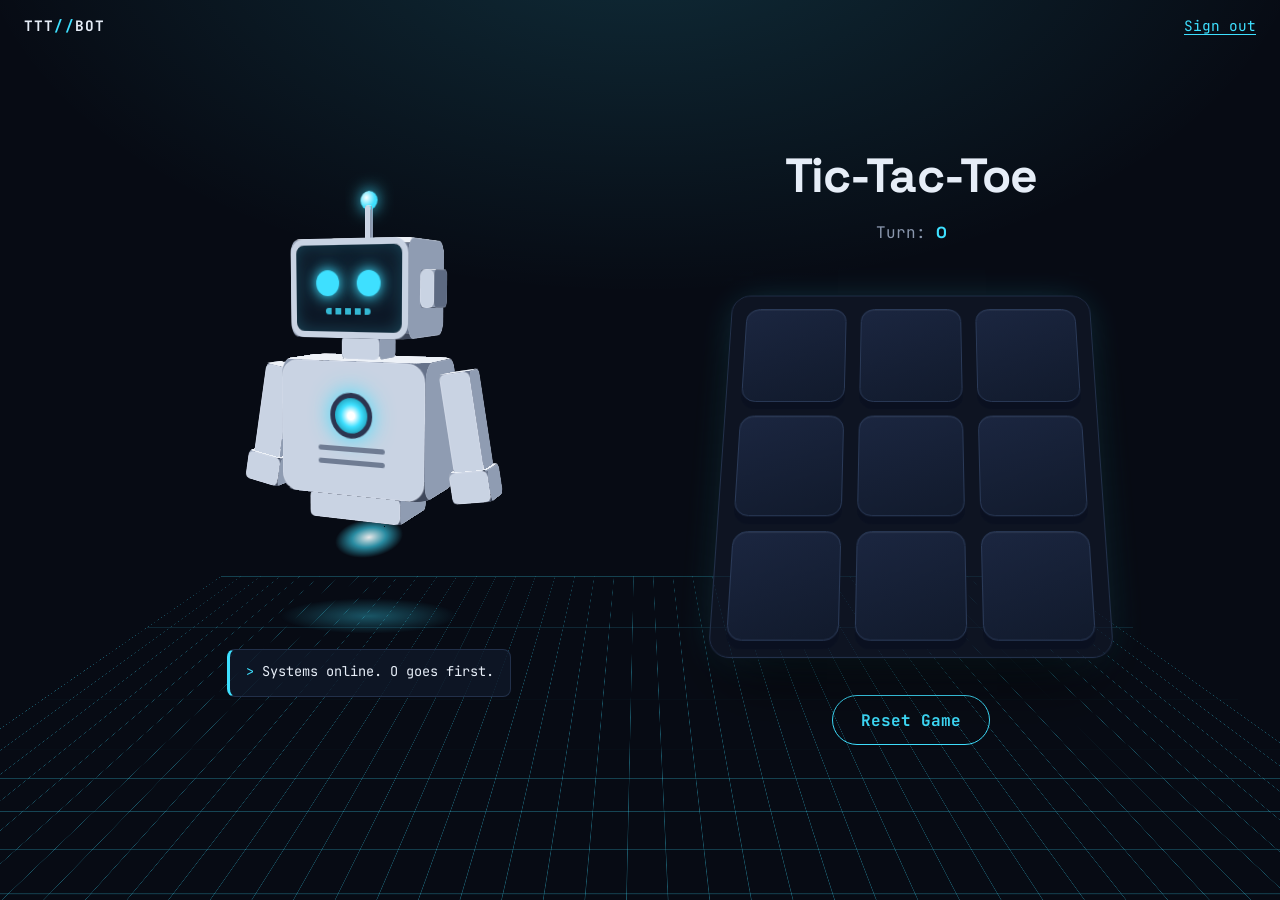
<file: index.html>
<!DOCTYPE html>
<html lang="en">
<head>
    <meta charset="UTF-8">
    <meta name="viewport" content="width=device-width, initial-scale=1.0">
    <title>Tic-Tac-Toe game</title>
    <link rel="preconnect" href="https://fonts.googleapis.com">
    <link rel="preconnect" href="https://fonts.gstatic.com" crossorigin>
    <link href="https://fonts.googleapis.com/css2?family=Space+Grotesk:wght@500;700&family=JetBrains+Mono:wght@500;700&display=swap" rel="stylesheet">
    <link rel="stylesheet" href="game.css">
</head>
<body>
    <!-- Moving holographic floor -->
    <div class="floor" aria-hidden="true"><div class="floor-plane"></div></div>

    <header class="topbar">
        <span class="logo">TTT<span>//</span>BOT</span>
        <span class="player" id="player"></span>
        <a class="signout" href="login.html">Sign out</a>
    </header>

    <main class="arena">
        <section class="bot-stage">
            <div class="bot-scene" aria-hidden="true">
                <div class="bot" id="bot" data-mood="idle"></div>
                <div class="bot-shadow"></div>
            </div>
            <p class="bot-says" id="bot-says" aria-live="polite">Systems online. O goes first.</p>
        </section>

        <section class="play">
            <h1>Tic-Tac-Toe</h1>
            <p class="turn" id="turn">Turn: <b class="o">O</b></p>
            <div class="container">
                <div class="game-container">
                    <button class="box" aria-label="Cell 1"></button>
                    <button class="box" aria-label="Cell 2"></button>
                    <button class="box" aria-label="Cell 3"></button>
                    <button class="box" aria-label="Cell 4"></button>
                    <button class="box" aria-label="Cell 5"></button>
                    <button class="box" aria-label="Cell 6"></button>
                    <button class="box" aria-label="Cell 7"></button>
                    <button class="box" aria-label="Cell 8"></button>
                    <button class="box" aria-label="Cell 9"></button>
                </div>
            </div>
            <button id="reset-btn">Reset Game</button>
        </section>
    </main>

    <div class="msg-container hide" role="dialog" aria-modal="true" aria-labelledby="msg">
        <div class="msg-panel">
            <p id="msg">Winner</p>
            <button id="new-btn">New Game</button>
        </div>
    </div>

    <script src="robot.js"></script>
    <script src="game.js"></script>
</body>
</html>
</file>
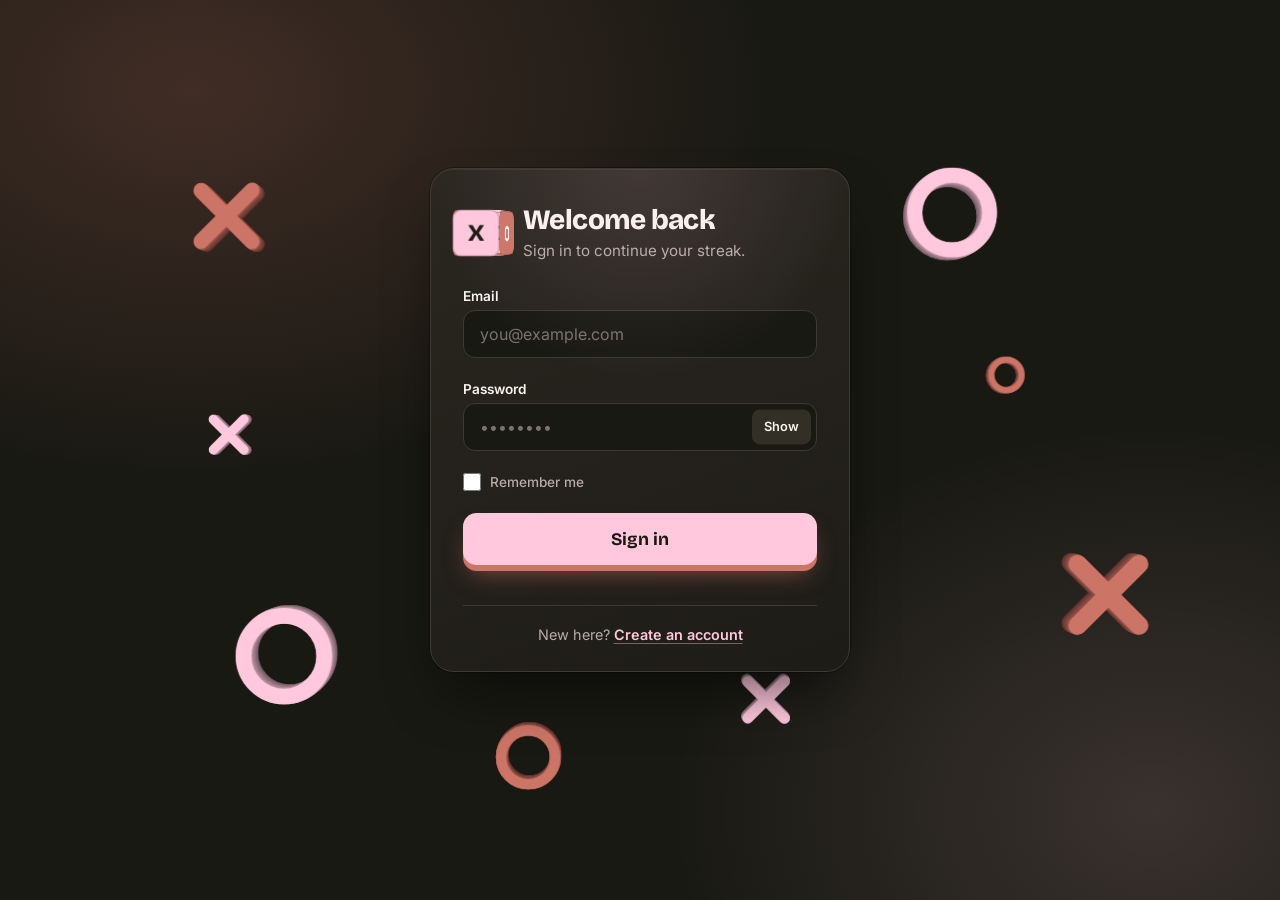
<file: login.html>
<!DOCTYPE html>
<html lang="en">
<head>
    <meta charset="UTF-8">
    <meta name="viewport" content="width=device-width, initial-scale=1.0">
    <title>Sign in · Tic-Tac-Toe</title>
    <link rel="preconnect" href="https://fonts.googleapis.com">
    <link rel="preconnect" href="https://fonts.gstatic.com" crossorigin>
    <link href="https://fonts.googleapis.com/css2?family=Bricolage+Grotesque:opsz,wght@12..96,500;12..96,700;12..96,800&family=Inter:wght@400;500;600&display=swap" rel="stylesheet">
    <link rel="stylesheet" href="login.css">
</head>
<body>
    <!-- Floating 3D X / O pieces, built in login.js -->
    <div class="scene" aria-hidden="true">
        <div class="scene-inner" id="scene"></div>
    </div>

    <main class="stage">
        <div class="card-tilt" id="tilt">
            <div class="card" id="card">

                <!-- Front: sign in -->
                <section class="face face-front" id="face-login" aria-labelledby="login-title">
                    <header class="brand">
                        <div class="cube" aria-hidden="true">
                            <span class="cube-face f1">X</span>
                            <span class="cube-face f2">O</span>
                            <span class="cube-face f3">X</span>
                            <span class="cube-face f4">O</span>
                            <span class="cube-face f5">X</span>
                            <span class="cube-face f6">O</span>
                        </div>
                        <div>
                            <h1 id="login-title">Welcome back</h1>
                            <p class="sub">Sign in to continue your streak.</p>
                        </div>
                    </header>

                    <form id="login-form" novalidate>
                        <div class="field">
                            <label for="login-email">Email</label>
                            <input id="login-email" name="email" type="email" autocomplete="email" placeholder="you@example.com" required>
                            <p class="error" id="login-email-error" aria-live="polite"></p>
                        </div>
                        <div class="field">
                            <label for="login-password">Password</label>
                            <div class="password">
                                <input id="login-password" name="password" type="password" autocomplete="current-password" placeholder="••••••••" required minlength="8">
                                <button type="button" class="toggle-pw" aria-label="Show password" aria-pressed="false">Show</button>
                            </div>
                            <p class="error" id="login-password-error" aria-live="polite"></p>
                        </div>
                        <label class="check">
                            <input type="checkbox" name="remember">
                            <span>Remember me</span>
                        </label>
                        <button type="submit" class="btn-primary">
                            <span class="btn-label">Sign in</span>
                            <span class="spinner" aria-hidden="true"></span>
                        </button>
                        <p class="status" role="status" aria-live="polite"></p>
                    </form>

                    <p class="switch">New here? <button type="button" class="link" data-flip="signup">Create an account</button></p>
                </section>

                <!-- Back: sign up -->
                <section class="face face-back" id="face-signup" aria-labelledby="signup-title" inert>
                    <header class="brand">
                        <div class="cube" aria-hidden="true">
                            <span class="cube-face f1">O</span>
                            <span class="cube-face f2">X</span>
                            <span class="cube-face f3">O</span>
                            <span class="cube-face f4">X</span>
                            <span class="cube-face f5">O</span>
                            <span class="cube-face f6">X</span>
                        </div>
                        <div>
                            <h1 id="signup-title">Join the board</h1>
                            <p class="sub">Pick a name, claim your mark.</p>
                        </div>
                    </header>

                    <form id="signup-form" novalidate>
                        <div class="field">
                            <label for="signup-name">Player name</label>
                            <input id="signup-name" name="name" type="text" autocomplete="nickname" placeholder="TicTacPro" required minlength="2" maxlength="20">
                            <p class="error" id="signup-name-error" aria-live="polite"></p>
                        </div>
                        <div class="field">
                            <label for="signup-email">Email</label>
                            <input id="signup-email" name="email" type="email" autocomplete="email" placeholder="you@example.com" required>
                            <p class="error" id="signup-email-error" aria-live="polite"></p>
                        </div>
                        <div class="field">
                            <label for="signup-password">Password</label>
                            <div class="password">
                                <input id="signup-password" name="password" type="password" autocomplete="new-password" placeholder="At least 8 characters" required minlength="8">
                                <button type="button" class="toggle-pw" aria-label="Show password" aria-pressed="false">Show</button>
                            </div>
                            <p class="error" id="signup-password-error" aria-live="polite"></p>
                        </div>
                        <button type="submit" class="btn-primary">
                            <span class="btn-label">Create account</span>
                            <span class="spinner" aria-hidden="true"></span>
                        </button>
                        <p class="status" role="status" aria-live="polite"></p>
                    </form>

                    <p class="switch">Already playing? <button type="button" class="link" data-flip="login">Sign in</button></p>
                </section>

            </div>
        </div>
    </main>

    <script src="login.js"></script>
</body>
</html>
</file>
<file: game.css>
:root {
    --bg: #070b14;
    --panel: #101828;
    --line: #22304a;
    --cyan: #3ee0ff;
    --amber: #ffb547;
    --text: #e6edf7;
    --muted: #8a97ad;
    --metal-front: #c9d3e3;
    --metal-top: #eef2f8;
    --metal-side: #8f9cb2;
    --metal-back: #66728a;
    --metal-bottom: #3f485b;
    --font-display: "Space Grotesk", system-ui, sans-serif;
    --font-mono: "JetBrains Mono", ui-monospace, monospace;
}

*{
    margin: 0;
    padding: 0;
    box-sizing: border-box;
}

body{
    min-height: 100vh;
    background:
        radial-gradient(70rem 40rem at 50% -10%, rgba(62, 224, 255, 0.16), transparent 60%),
        var(--bg);
    color: var(--text);
    font-family: var(--font-display);
    text-align: center;
    overflow-x: hidden;
}

/* ---------- Holographic floor ---------- */

.floor{
    position: fixed;
    inset: 0;
    perspective: 500px;
    overflow: hidden;
    pointer-events: none;
    -webkit-mask-image: linear-gradient(to bottom, transparent 35%, #000 75%);
    mask-image: linear-gradient(to bottom, transparent 35%, #000 75%);
}

.floor-plane{
    position: absolute;
    left: -50%;
    width: 200%;
    bottom: -30%;
    height: 120%;
    transform: rotateX(72deg);
    transform-origin: 50% 100%;
    background-image:
        linear-gradient(rgba(62, 224, 255, 0.35) 1px, transparent 1px),
        linear-gradient(90deg, rgba(62, 224, 255, 0.35) 1px, transparent 1px);
    background-size: 60px 60px;
    animation: floor-scroll 3s linear infinite;
}

@keyframes floor-scroll{
    to { background-position: 0 60px; }
}

/* ---------- Top bar ---------- */

.topbar{
    position: relative;
    display: flex;
    align-items: center;
    gap: 1rem;
    padding: 1rem 1.5rem;
    font-family: var(--font-mono);
    font-size: 0.9rem;
}

.logo{
    font-weight: 700;
    letter-spacing: 0.08em;
}

.logo span{
    color: var(--cyan);
}

.player{
    margin-left: auto;
    color: var(--muted);
}

.signout{
    color: var(--cyan);
    text-underline-offset: 3px;
    border-radius: 0.25rem;
}

/* ---------- Layout ---------- */

.arena{
    position: relative;
    display: grid;
    grid-template-columns: 1fr;
    align-items: center;
    gap: 1rem;
    max-width: 1100px;
    margin: 0 auto;
    padding: 0 1rem 3rem;
}

@media (min-width: 900px){
    .arena{
        grid-template-columns: 1fr 1fr;
        min-height: calc(100vh - 4rem);
    }
}

/* ---------- Robot ---------- */

.bot-stage{
    display: grid;
    justify-items: center;
    gap: 1rem;
}

.bot-scene{
    position: relative;
    width: 100%;
    height: 440px;
    perspective: 900px;
}

.bot{
    position: absolute;
    left: 50%;
    top: 58%;
    width: 0;
    height: 0;
    transform-style: preserve-3d;
    transform: rotateX(-8deg) rotateY(calc(-24deg + var(--sway, 0deg)));
    transition: transform 0.8s cubic-bezier(0.2, 0.8, 0.2, 1);
    animation: hover 3.2s ease-in-out infinite alternate;
}

@keyframes hover{
    from { translate: 0 -6px; }
    to   { translate: 0 10px; }
}

.bot > div,
.head-look,
.arm-swing,
.hand,
.antenna,
.ear{
    position: absolute;
    left: 0;
    top: 0;
    transform-style: preserve-3d;
}

.cuboid{
    position: absolute;
    left: 0;
    top: 0;
    width: var(--w);
    height: var(--h);
    margin: calc(var(--h) / -2) 0 0 calc(var(--w) / -2);
    transform-style: preserve-3d;
}

.face{
    position: absolute;
    border: 1px solid rgba(255, 255, 255, 0.12);
}

.face-front,
.face-back{
    width: var(--w);
    height: var(--h);
}

.face-right,
.face-left{
    width: var(--d);
    height: var(--h);
    left: calc((var(--w) - var(--d)) / 2);
}

.face-top,
.face-bottom{
    width: var(--w);
    height: var(--d);
    top: calc((var(--h) - var(--d)) / 2);
}

.face-front  { transform: translateZ(calc(var(--d) / 2)); background: var(--metal-front); }
.face-back   { transform: rotateY(180deg) translateZ(calc(var(--d) / 2)); background: var(--metal-back); }
.face-right  { transform: rotateY(90deg) translateZ(calc(var(--w) / 2)); background: var(--metal-side); }
.face-left   { transform: rotateY(-90deg) translateZ(calc(var(--w) / 2)); background: var(--metal-side); }
.face-top    { transform: rotateX(90deg) translateZ(calc(var(--h) / 2)); background: var(--metal-top); }
.face-bottom { transform: rotateX(-90deg) translateZ(calc(var(--h) / 2)); background: var(--metal-bottom); }

.cuboid > .face{
    border-radius: 6px;
}

/* Head */
.bot-head{
    transform: translateY(-158px);
}

.head-look{
    transform: rotateY(var(--look-y, 0deg)) rotateX(var(--look-x, 0deg));
    transition: transform 0.5s cubic-bezier(0.3, 1.4, 0.5, 1);
}

.head-box > .face{
    border-radius: 14px;
}

.head-box > .face-front{
    padding: 12px;
    display: grid;
    grid-template-columns: 1fr 1fr;
    grid-template-rows: 1fr auto;
    place-items: center;
    background: #0d1422;
    border: 6px solid var(--metal-front);
    box-shadow: inset 0 0 18px rgba(62, 224, 255, 0.25);
}

.eye{
    width: 24px;
    height: 24px;
    border-radius: 50%;
    background: var(--cyan);
    box-shadow: 0 0 12px var(--cyan), 0 0 26px rgba(62, 224, 255, 0.6);
    animation: blink 5s infinite;
    transition: height 0.25s, border-radius 0.25s, background 0.3s, box-shadow 0.3s;
}

@keyframes blink{
    0%, 94%, 100% { transform: scaleY(1); }
    97% { transform: scaleY(0.1); }
}

.mouth{
    grid-column: 1 / -1;
    width: 46px;
    height: 6px;
    margin-bottom: 4px;
    border-radius: 3px;
    background: repeating-linear-gradient(90deg, var(--cyan) 0 6px, transparent 6px 10px);
    opacity: 0.8;
    transition: background 0.3s;
}

.antenna{
    transform: translateY(-62px);
}

.antenna-ball{
    width: 18px;
    height: 18px;
    margin: -9px 0 0 -9px;
    border-radius: 50%;
    background: radial-gradient(circle at 35% 35%, #fff, var(--cyan) 55%);
    box-shadow: 0 0 16px var(--cyan);
    transform: translateY(-22px);
    animation: pulse 1.6s ease-in-out infinite;
}

.ear.left  { transform: translateX(-67px); }
.ear.right { transform: translateX(67px); }

.ear-box > .face-left,
.ear-box > .face-right{
    background: #5d6a82;
}

/* Body */
.bot-neck  { transform: translateY(-101px); }
.bot-torso { transform: translateY(-25px); }
.bot-base  { transform: translateY(53px); }

.torso-box > .face{
    border-radius: 18px;
}

.torso-box > .face-front{
    display: grid;
    place-items: center;
    align-content: center;
    gap: 8px;
}

.core{
    width: 44px;
    height: 44px;
    border-radius: 50%;
    border: 5px solid #2b3550;
    background: radial-gradient(circle, #fff 0 15%, var(--cyan) 45%, #0b6f86 100%);
    box-shadow: 0 0 22px var(--cyan);
    animation: pulse 2.4s ease-in-out infinite;
}

.vent{
    width: 70px;
    height: 5px;
    border-radius: 3px;
    background: #6f7c93;
}

@keyframes pulse{
    50% { filter: brightness(1.5); }
}

.thruster{
    width: 70px;
    height: 70px;
    margin: -35px 0 0 -35px;
    border-radius: 50%;
    background: radial-gradient(circle, rgba(255, 255, 255, 0.9), rgba(62, 224, 255, 0.6) 35%, transparent 70%);
    transform: translateY(92px) rotateX(70deg);
    animation: flicker 0.18s steps(2) infinite;
}

@keyframes flicker{
    50% { opacity: 0.7; }
}

/* Arms */
.bot-arm.left  { transform: translate3d(-93px, -80px, 0); }
.bot-arm.right { transform: translate3d(93px, -80px, 0); }

.arm-swing{
    transition: transform 0.6s cubic-bezier(0.3, 1.4, 0.5, 1);
    animation: arm-idle 2.6s ease-in-out infinite alternate;
}

.bot-arm.left .arm-swing  { transform: rotateZ(var(--arm, 10deg)); }
.bot-arm.right .arm-swing { transform: rotateZ(calc(var(--arm, 10deg) * -1)); animation-delay: -1.3s; }

@keyframes arm-idle{
    from { rotate: x -12deg; }
    to   { rotate: x 12deg; }
}

.arm-box{
    transform: translateY(48px);
}

.hand{
    transform: translateY(108px);
}

.bot-shadow{
    position: absolute;
    left: 50%;
    top: 58%;
    width: 180px;
    height: 36px;
    margin-left: -90px;
    transform: translateY(150px);
    border-radius: 50%;
    background: radial-gradient(rgba(62, 224, 255, 0.35), transparent 70%);
    animation: shadow 3.2s ease-in-out infinite alternate;
}

@keyframes shadow{
    from { scale: 0.85; opacity: 0.7; }
    to   { scale: 1; opacity: 1; }
}

/* Moods */
.bot[data-mood="think"] .eye{
    height: 10px;
    border-radius: 5px;
}

.bot[data-mood="think"] .head-look{
    transform: rotateY(var(--look-y, 0deg)) rotateX(var(--look-x, 0deg)) rotateZ(-6deg);
}

.bot[data-mood="win"]{
    --arm: 150deg;
    animation: celebrate 1.2s cubic-bezier(0.3, 0, 0.3, 1) infinite;
}

.bot[data-mood="win"] .eye,
.bot[data-mood="win"] .antenna-ball{
    background: var(--amber);
    box-shadow: 0 0 14px var(--amber), 0 0 30px rgba(255, 181, 71, 0.6);
}

.bot[data-mood="win"] .eye{
    height: 12px;
    border-radius: 12px 12px 0 0;
}

.bot[data-mood="win"] .mouth{
    background: repeating-linear-gradient(90deg, var(--amber) 0 6px, transparent 6px 10px);
}

.bot[data-mood="win"] .arm-swing{
    animation: arm-wave 0.4s ease-in-out infinite alternate;
}

@keyframes celebrate{
    0%   { translate: 0 0; rotate: y 0deg; }
    40%  { translate: 0 -50px; }
    100% { translate: 0 0; rotate: y 360deg; }
}

@keyframes arm-wave{
    from { rotate: z -15deg; }
    to   { rotate: z 15deg; }
}

.bot[data-mood="draw"]{
    --arm: 55deg;
}

.bot[data-mood="draw"] .head-look{
    animation: shake 0.5s ease-in-out 2;
}

.bot[data-mood="draw"] .eye{
    background: var(--muted);
    box-shadow: none;
}

@keyframes shake{
    25% { rotate: y -18deg; }
    75% { rotate: y 18deg; }
}

.bot-says{
    min-height: 3rem;
    max-width: 26rem;
    padding: 0.75rem 1rem;
    border: 1px solid var(--line);
    border-left: 3px solid var(--cyan);
    border-radius: 0.5rem;
    background: rgba(16, 24, 40, 0.8);
    font-family: var(--font-mono);
    font-size: 0.85rem;
    color: var(--text);
    text-align: left;
}

.bot-says::before{
    content: "> ";
    color: var(--cyan);
}

/* ---------- Board ---------- */

.play{
    display: grid;
    justify-items: center;
    gap: 1rem;
}

h1{
    font-size: clamp(2rem, 5vw, 3rem);
    font-weight: 700;
    letter-spacing: -0.02em;
}

.turn{
    font-family: var(--font-mono);
    color: var(--muted);
}

.turn b,
.box{
    font-family: var(--font-display);
}

.o { color: var(--cyan); }
.x { color: var(--amber); }

.container{
    perspective: 900px;
    padding: 1rem 0 1.5rem;
}

.game-container{
    --size: min(80vw, 380px);
    width: var(--size);
    height: var(--size);
    display: grid;
    grid-template-columns: repeat(3, 1fr);
    grid-template-rows: repeat(3, 1fr);
    gap: calc(var(--size) * 0.04);
    padding: calc(var(--size) * 0.04);
    border-radius: 1.25rem;
    border: 1px solid var(--line);
    background: rgba(16, 24, 40, 0.7);
    box-shadow: 0 30px 60px -20px rgba(0, 0, 0, 0.8), 0 0 40px -10px rgba(62, 224, 255, 0.25);
    transform: rotateX(18deg);
}

.box{
    border-radius: 0.9rem;
    border: 1px solid #2a3a58;
    background: linear-gradient(160deg, #1b2640, #111a2c);
    box-shadow: 0 8px 0 #0a1020, inset 0 1px 0 rgba(255, 255, 255, 0.06);
    font-size: calc(var(--size) * 0.16);
    font-weight: 700;
    color: var(--text);
    cursor: pointer;
    transition: transform 0.15s ease, border-color 0.2s, box-shadow 0.2s;
}

.box:not(:disabled):hover{
    transform: translateY(-4px);
    border-color: var(--cyan);
    box-shadow: 0 12px 0 #0a1020, 0 0 20px -4px rgba(62, 224, 255, 0.6);
}

.box:not(:disabled):active{
    transform: translateY(4px);
    box-shadow: 0 4px 0 #0a1020;
}

.box:disabled{
    cursor: default;
}

.box.o,
.box.x{
    animation: drop 0.35s cubic-bezier(0.3, 1.5, 0.5, 1);
}

.box.o { text-shadow: 0 0 16px rgba(62, 224, 255, 0.8); }
.box.x { text-shadow: 0 0 16px rgba(255, 181, 71, 0.8); }

@keyframes drop{
    from { transform: translateY(-14px) scale(0.6); }
}

.box.win{
    border-color: currentColor;
    animation: win-glow 0.8s ease-in-out infinite alternate;
}

@keyframes win-glow{
    to { box-shadow: 0 8px 0 #0a1020, 0 0 30px currentColor; }
}

#reset-btn,
#new-btn{
    padding: 0.85rem 1.75rem;
    font-family: var(--font-mono);
    font-size: 1rem;
    font-weight: 700;
    border-radius: 999px;
    cursor: pointer;
    transition: background 0.2s, color 0.2s, transform 0.12s;
}

#reset-btn{
    background: transparent;
    color: var(--cyan);
    border: 1px solid var(--cyan);
}

#reset-btn:hover{
    background: rgba(62, 224, 255, 0.12);
}

#new-btn{
    background: var(--cyan);
    color: #04121a;
    border: none;
}

#new-btn:hover{
    background: #7aeaff;
}

#reset-btn:active,
#new-btn:active{
    transform: scale(0.97);
}

.box:focus-visible,
#reset-btn:focus-visible,
#new-btn:focus-visible,
.signout:focus-visible{
    outline: 3px solid var(--cyan);
    outline-offset: 3px;
}

/* ---------- Result overlay ---------- */

.msg-container{
    position: fixed;
    inset: 0;
    z-index: 10;
    display: grid;
    place-items: center;
    padding: 1rem;
    background: rgba(4, 7, 14, 0.72);
    backdrop-filter: blur(6px);
    -webkit-backdrop-filter: blur(6px);
}

.msg-panel{
    display: grid;
    justify-items: center;
    gap: 2rem;
    padding: 2.5rem 2rem;
    max-width: 32rem;
    border: 1px solid var(--line);
    border-top: 3px solid var(--cyan);
    border-radius: 1.25rem;
    background: var(--panel);
    box-shadow: 0 30px 80px rgba(0, 0, 0, 0.6);
    animation: panel-in 0.5s cubic-bezier(0.2, 1.2, 0.4, 1);
}

@keyframes panel-in{
    from { opacity: 0; transform: perspective(800px) rotateX(-30deg) translateY(30px); }
}

#msg{
    color: var(--text);
    font-size: clamp(1.75rem, 6vw, 2.75rem);
    font-weight: 700;
    line-height: 1.15;
}

.hide{
    display: none;
}

@media (max-width: 899px){
    .bot-scene{
        height: 330px;
    }

    .bot{
        scale: 0.72;
    }
}

@media (prefers-reduced-motion: reduce){
    *,
    *::before,
    *::after{
        animation: none !important;
        transition: none !important;
    }
}
</file>
<file: login.css>
:root {
    --ink: #191913;
    --ink-2: #23211b;
    --ink-3: #322f27;
    --line: #3e3a31;
    --pink: #ffc8dd;
    --coral: #cc7466;
    --cream: #fbf3ee;
    --muted: #b8aca8;
    --danger: #ff9aa8;
    --radius: 1rem;
    --font-display: "Bricolage Grotesque", system-ui, sans-serif;
    --font-body: "Inter", system-ui, -apple-system, "Segoe UI", sans-serif;
}

* {
    margin: 0;
    padding: 0;
    box-sizing: border-box;
}

html, body {
    height: 100%;
}

body {
    min-height: 100vh;
    background:
        radial-gradient(60rem 40rem at 15% 10%, rgba(204, 116, 102, 0.22), transparent 60%),
        radial-gradient(50rem 40rem at 90% 90%, rgba(255, 200, 221, 0.14), transparent 60%),
        var(--ink);
    color: var(--cream);
    font-family: var(--font-body);
    overflow-x: hidden;
}

/* ---------- Background scene of 3D pieces ---------- */

.scene {
    position: fixed;
    inset: 0;
    perspective: 1000px;
    overflow: hidden;
    pointer-events: none;
}

.scene-inner {
    position: absolute;
    inset: 0;
    transform-style: preserve-3d;
    transform: rotateX(var(--py, 0deg)) rotateY(var(--px, 0deg));
    transition: transform 0.6s cubic-bezier(0.2, 0.8, 0.2, 1);
}

.piece {
    position: absolute;
    left: var(--x);
    top: var(--y);
    width: var(--s);
    height: var(--s);
    transform-style: preserve-3d;
    transform: translateZ(var(--z));
    animation: float var(--float-dur, 9s) ease-in-out var(--delay, 0s) infinite alternate;
}

.piece-spin {
    position: absolute;
    inset: 0;
    transform-style: preserve-3d;
    animation: spin var(--spin-dur, 18s) linear var(--delay, 0s) infinite;
    animation-direction: var(--spin-dir, normal);
}

.layer {
    position: absolute;
    inset: 0;
    transform: translateZ(var(--lz));
}

/* O: stacked rings give it thickness */
.piece-o .layer {
    border-radius: 50%;
    border: calc(var(--s) * 0.17) solid var(--shade);
}

/* X: two crossed bars per layer */
.piece-x .layer::before,
.piece-x .layer::after {
    content: "";
    position: absolute;
    left: 50%;
    top: 50%;
    width: calc(var(--s) * 1.15);
    height: calc(var(--s) * 0.2);
    border-radius: calc(var(--s) * 0.1);
    background: var(--shade);
    transform: translate(-50%, -50%) rotate(45deg);
}

.piece-x .layer::after {
    transform: translate(-50%, -50%) rotate(-45deg);
}

@keyframes float {
    from { transform: translateZ(var(--z)) translateY(-18px); }
    to   { transform: translateZ(var(--z)) translateY(18px); }
}

@keyframes spin {
    from { transform: rotateX(var(--tilt, 20deg)) rotateY(0deg) rotateZ(0deg); }
    to   { transform: rotateX(var(--tilt, 20deg)) rotateY(360deg) rotateZ(40deg); }
}

/* ---------- Card ---------- */

.stage {
    position: relative;
    min-height: 100vh;
    display: grid;
    place-items: center;
    padding: 2rem 1rem;
    perspective: 1400px;
}

.card-tilt {
    width: min(420px, 100%);
    transform-style: preserve-3d;
    transform: rotateX(var(--rx, 0deg)) rotateY(var(--ry, 0deg));
    transition: transform 0.25s ease-out;
    animation: enter 1.1s cubic-bezier(0.2, 0.9, 0.25, 1.15) backwards;
}

.card {
    display: grid;
    transform-style: preserve-3d;
    transition: transform 0.9s cubic-bezier(0.65, 0, 0.25, 1);
}

.card.flipped {
    transform: rotateY(180deg);
}

.face {
    grid-area: 1 / 1;
    align-self: start;
    position: relative;
    padding: 2.25rem 2rem 1.75rem;
    border-radius: 1.5rem;
    background: linear-gradient(160deg, #2a2720 0%, #1e1c17 100%);
    border: 1px solid var(--line);
    box-shadow:
        0 1px 0 rgba(255, 255, 255, 0.06) inset,
        0 30px 60px -20px rgba(0, 0, 0, 0.7),
        0 0 0 1px rgba(0, 0, 0, 0.3);
    backface-visibility: hidden;
    -webkit-backface-visibility: hidden;
    overflow: hidden;
}

/* Glare that follows the pointer */
.face::after {
    content: "";
    position: absolute;
    inset: 0;
    border-radius: inherit;
    background: radial-gradient(
        30rem circle at var(--gx, 50%) var(--gy, 0%),
        rgba(255, 200, 221, 0.12),
        transparent 45%
    );
    pointer-events: none;
}

.face-back {
    transform: rotateY(180deg);
}

@keyframes enter {
    from {
        opacity: 0;
        transform: translateY(60px) rotateX(55deg) scale(0.9);
    }
    to {
        opacity: 1;
        transform: rotateX(0deg) rotateY(0deg);
    }
}

.card-tilt.leaving {
    animation: leave 0.8s cubic-bezier(0.55, 0, 0.75, 0) forwards;
}

@keyframes leave {
    to {
        opacity: 0;
        transform: translateZ(-500px) rotateX(-25deg) rotateY(25deg);
    }
}

/* ---------- Brand ---------- */

.brand {
    display: flex;
    align-items: center;
    gap: 1rem;
    margin-bottom: 1.75rem;
    perspective: 400px;
}

.cube {
    --c: 44px;
    position: relative;
    flex: none;
    width: var(--c);
    height: var(--c);
    transform-style: preserve-3d;
    animation: cube 8s cubic-bezier(0.6, 0, 0.4, 1) infinite;
}

.cube-face {
    position: absolute;
    inset: 0;
    display: grid;
    place-items: center;
    font-family: var(--font-display);
    font-weight: 800;
    font-size: 1.4rem;
    border-radius: 0.5rem;
    border: 1px solid rgba(25, 25, 19, 0.25);
}

.cube-face:nth-child(odd)  { background: var(--pink);  color: var(--ink); }
.cube-face:nth-child(even) { background: var(--coral); color: var(--cream); }

.f1 { transform: translateZ(calc(var(--c) / 2)); }
.f2 { transform: rotateY(90deg) translateZ(calc(var(--c) / 2)); }
.f3 { transform: rotateY(180deg) translateZ(calc(var(--c) / 2)); }
.f4 { transform: rotateY(-90deg) translateZ(calc(var(--c) / 2)); }
.f5 { transform: rotateX(90deg) translateZ(calc(var(--c) / 2)); }
.f6 { transform: rotateX(-90deg) translateZ(calc(var(--c) / 2)); }

@keyframes cube {
    0%   { transform: rotateX(-20deg) rotateY(-30deg); }
    25%  { transform: rotateX(-20deg) rotateY(-120deg); }
    50%  { transform: rotateX(70deg)  rotateY(-210deg); }
    75%  { transform: rotateX(-20deg) rotateY(-300deg); }
    100% { transform: rotateX(-20deg) rotateY(-390deg); }
}

h1 {
    font-family: var(--font-display);
    font-weight: 800;
    font-size: 1.75rem;
    line-height: 1.1;
    letter-spacing: -0.02em;
}

.sub {
    margin-top: 0.3rem;
    color: var(--muted);
    font-size: 0.95rem;
}

/* ---------- Form ---------- */

form {
    display: grid;
    gap: 1rem;
}

.field {
    display: grid;
    gap: 0.4rem;
}

label {
    font-size: 0.85rem;
    font-weight: 600;
    color: var(--cream);
}

input[type="email"],
input[type="text"],
input[type="password"] {
    width: 100%;
    height: 3rem;
    padding: 0 1rem;
    border-radius: 0.75rem;
    border: 1px solid var(--line);
    background: var(--ink);
    color: var(--cream);
    font: inherit;
    font-size: 1rem;
    transition: border-color 0.2s, box-shadow 0.2s, transform 0.2s;
}

input::placeholder {
    color: #7c736c;
}

input:hover {
    border-color: #575146;
}

input:focus-visible {
    outline: none;
    border-color: var(--pink);
    box-shadow: 0 0 0 4px rgba(255, 200, 221, 0.18);
}

input[aria-invalid="true"] {
    border-color: var(--danger);
}

.password {
    position: relative;
}

.password input {
    padding-right: 4.5rem;
}

.toggle-pw {
    position: absolute;
    right: 0.4rem;
    top: 50%;
    transform: translateY(-50%);
    height: 2.2rem;
    padding: 0 0.75rem;
    border: none;
    border-radius: 0.5rem;
    background: var(--ink-3);
    color: var(--cream);
    font: inherit;
    font-size: 0.8rem;
    font-weight: 600;
    cursor: pointer;
}

.toggle-pw:hover {
    background: #423e34;
}

.error {
    min-height: 1.1em;
    font-size: 0.8rem;
    color: var(--danger);
}

.error:empty {
    min-height: 0;
}

.check {
    display: inline-flex;
    align-items: center;
    gap: 0.6rem;
    font-weight: 500;
    color: var(--muted);
    cursor: pointer;
    width: fit-content;
}

.check input {
    width: 1.1rem;
    height: 1.1rem;
    accent-color: var(--coral);
    cursor: pointer;
}

/* Extruded 3D button */
.btn-primary {
    position: relative;
    height: 3.25rem;
    margin-top: 0.4rem;
    border: none;
    border-radius: 0.85rem;
    background: var(--pink);
    color: var(--ink);
    font-family: var(--font-display);
    font-size: 1.1rem;
    font-weight: 700;
    cursor: pointer;
    box-shadow: 0 6px 0 var(--coral), 0 14px 24px -8px rgba(204, 116, 102, 0.6);
    transition: transform 0.12s ease, box-shadow 0.12s ease, background-color 0.2s;
}

.btn-primary:hover {
    background: #ffd6e6;
}

.btn-primary:active {
    transform: translateY(4px);
    box-shadow: 0 2px 0 var(--coral), 0 6px 12px -6px rgba(204, 116, 102, 0.6);
}

.btn-primary:focus-visible,
.link:focus-visible,
.toggle-pw:focus-visible {
    outline: 3px solid var(--pink);
    outline-offset: 3px;
}

.btn-primary[aria-busy="true"] {
    cursor: progress;
}

.btn-primary[aria-busy="true"] .btn-label {
    opacity: 0;
}

.spinner {
    position: absolute;
    inset: 0;
    margin: auto;
    width: 1.4rem;
    height: 1.4rem;
    border-radius: 50%;
    border: 3px solid rgba(25, 25, 19, 0.25);
    border-top-color: var(--ink);
    opacity: 0;
}

.btn-primary[aria-busy="true"] .spinner {
    opacity: 1;
    animation: rotate 0.7s linear infinite;
}

@keyframes rotate {
    to { transform: rotate(360deg); }
}

.status {
    min-height: 1.25rem;
    text-align: center;
    font-size: 0.9rem;
    color: var(--pink);
}

.status:empty {
    min-height: 0;
}

.link {
    background: none;
    border: none;
    padding: 0;
    color: var(--pink);
    font: inherit;
    font-weight: 600;
    text-decoration: underline;
    text-decoration-color: rgba(255, 200, 221, 0.4);
    text-underline-offset: 3px;
    cursor: pointer;
    border-radius: 0.25rem;
}

.link:hover {
    text-decoration-color: var(--pink);
}

.switch {
    margin-top: 1.5rem;
    padding-top: 1.25rem;
    border-top: 1px solid var(--line);
    text-align: center;
    color: var(--muted);
    font-size: 0.9rem;
}

@media (max-width: 480px) {
    .face {
        padding: 1.75rem 1.25rem 1.5rem;
    }

    h1 {
        font-size: 1.5rem;
    }
}

@media (prefers-reduced-motion: reduce) {
    .piece,
    .piece-spin,
    .cube,
    .card-tilt,
    .card-tilt.leaving {
        animation: none !important;
    }

    .card-tilt {
        transform: none !important;
    }

    .scene-inner {
        transform: none !important;
    }

    .card {
        transition: none;
    }
}
</file>
